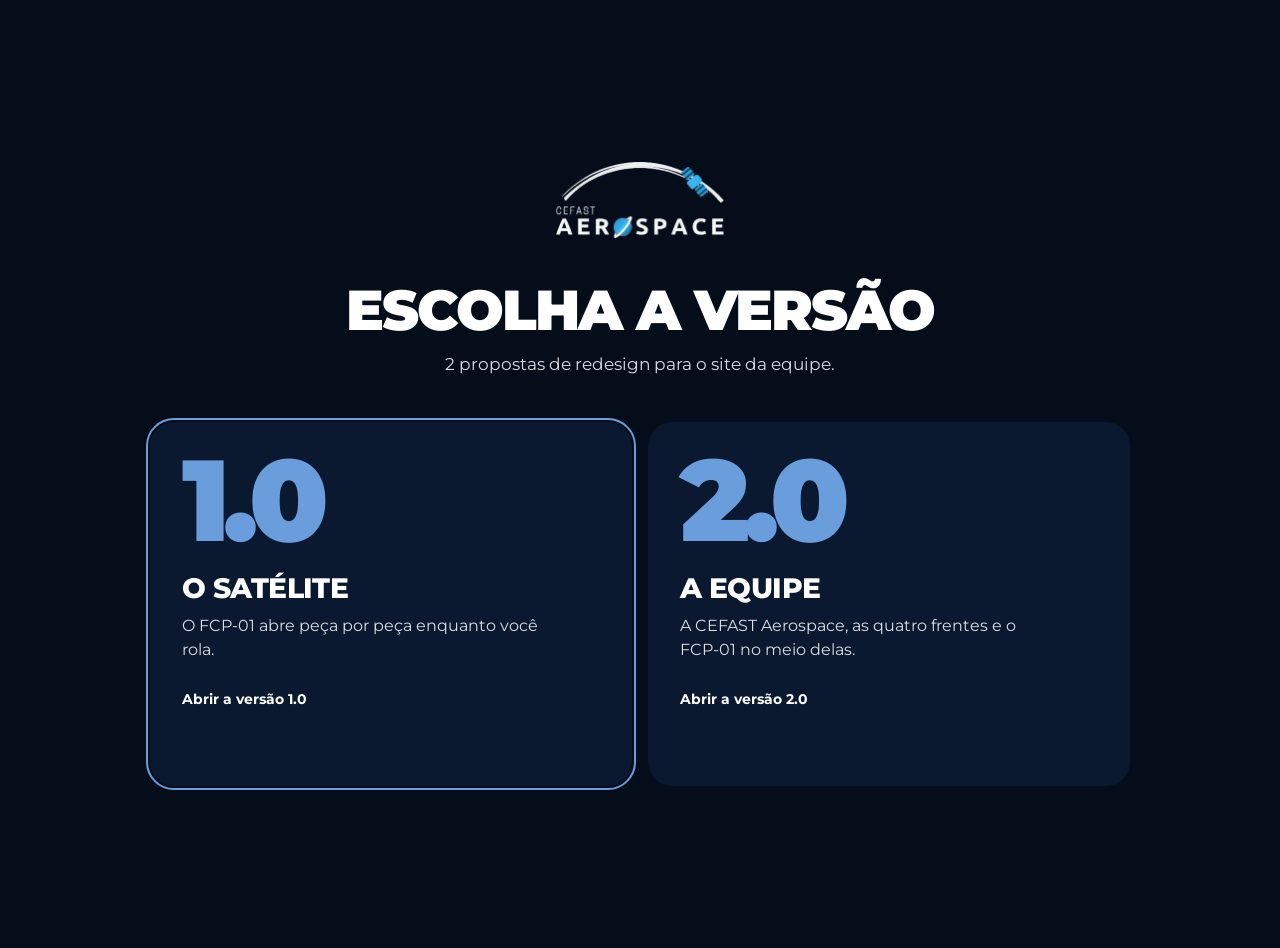
<file: index.html>
<!doctype html>
<html lang="pt-BR">
<head>
<meta charset="utf-8">
<meta name="viewport" content="width=device-width, initial-scale=1">
<title>CEFAST Aerospace · redesign do site</title>
<meta name="description" content="Propostas de redesign do site da CEFAST Aerospace, equipe estudantil de engenharia aeroespacial do CEFET MG.">
<meta name="theme-color" content="#050D1A">
<meta property="og:image" content="assets/og.jpg">
<link rel="icon" type="image/svg+xml" href="favicon.svg">
<style>
@font-face { font-family: "Montserrat"; src: url("fonts/montserrat-latin-wght-normal.woff2") format("woff2"); font-weight: 100 900; font-display: swap; }
html, body { margin: 0; background: #050d1a; color: #fff; font-family: "Montserrat", system-ui, sans-serif; }
.fallback { padding: 48px 16px; text-align: center; }
.fallback a { color: #699ddb; font-weight: 700; display: block; margin: 12px 0; }
</style>
<link rel="stylesheet" href="versao.css?v=3">
<script defer src="versao.js?v=3" data-raiz="./" data-pagina></script>
</head>
<body>
<noscript class="versao-fallback"><div class="fallback"><h1>CEFAST Aerospace · redesign</h1><a href="v1/">Versão 1.0 · O satélite</a><a href="v2/">Versão 2.0 · A equipe</a></div></noscript>
</body>
</html>
</file>
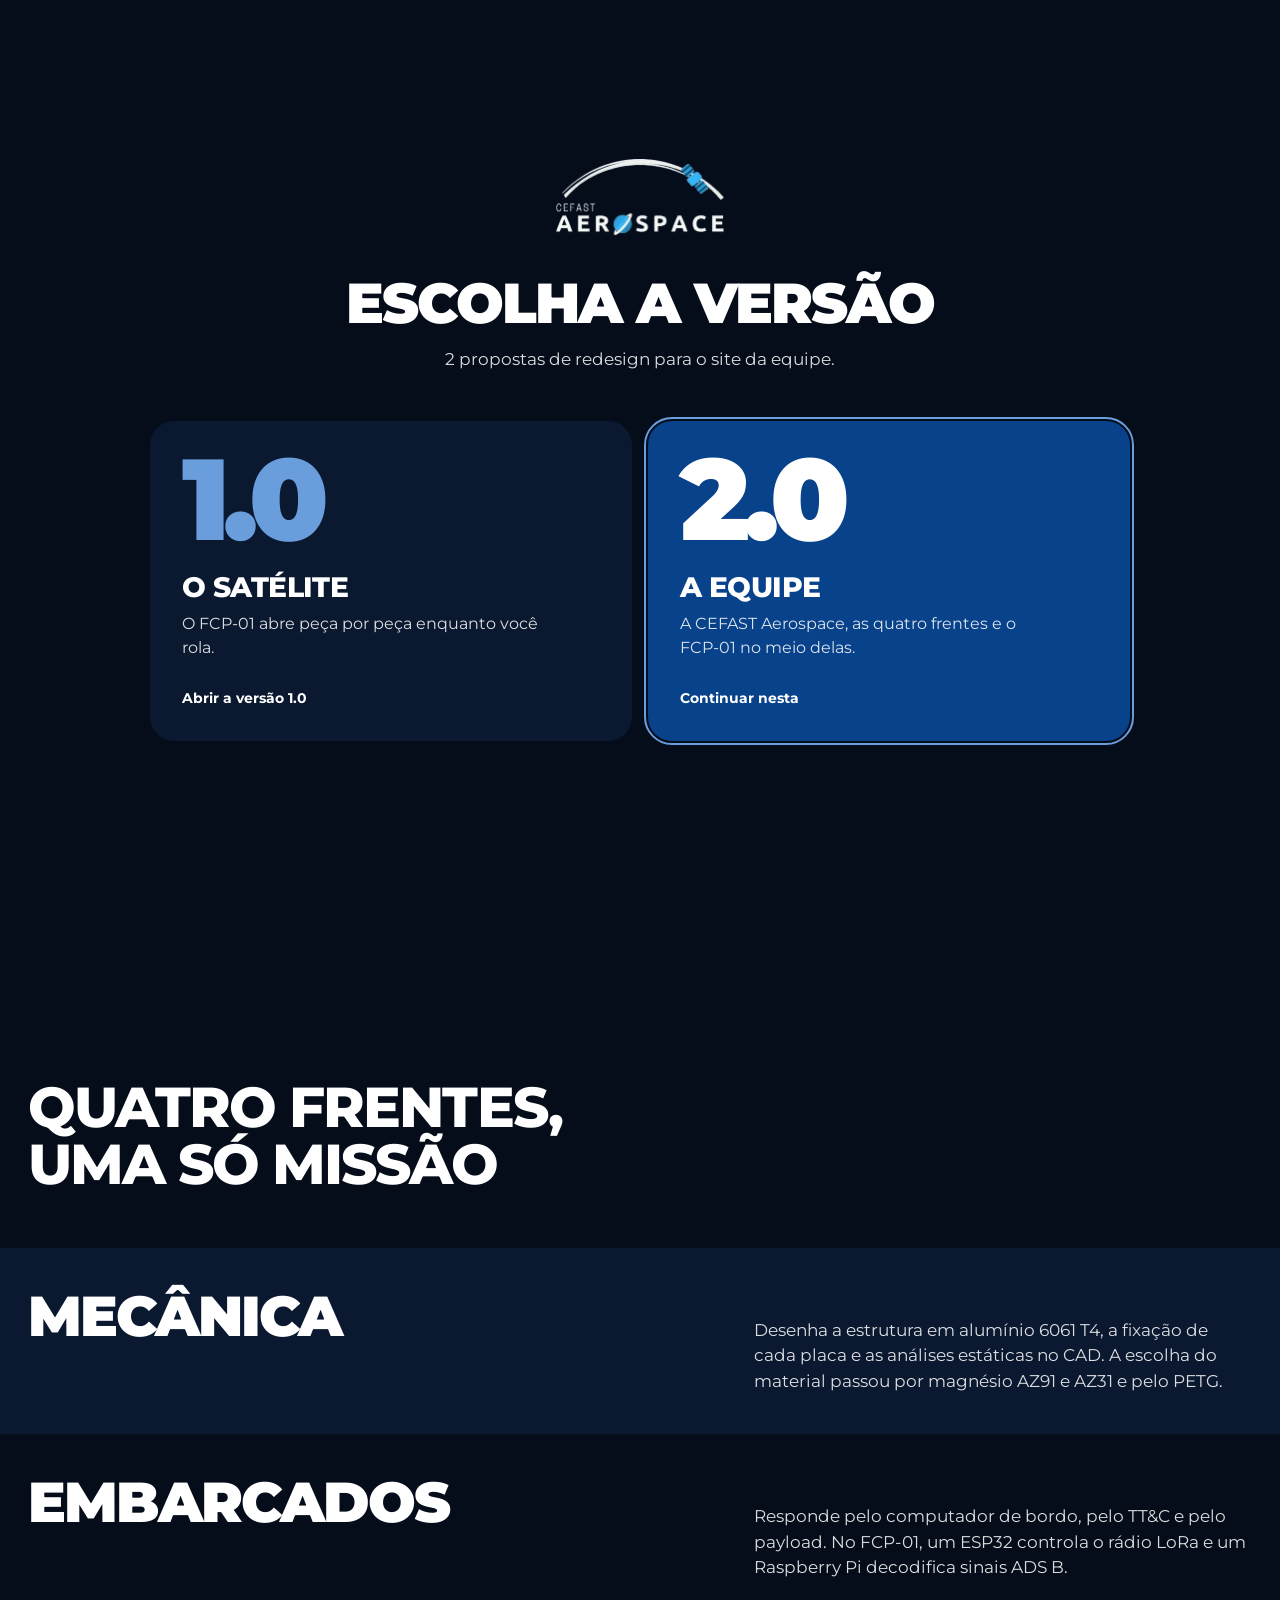
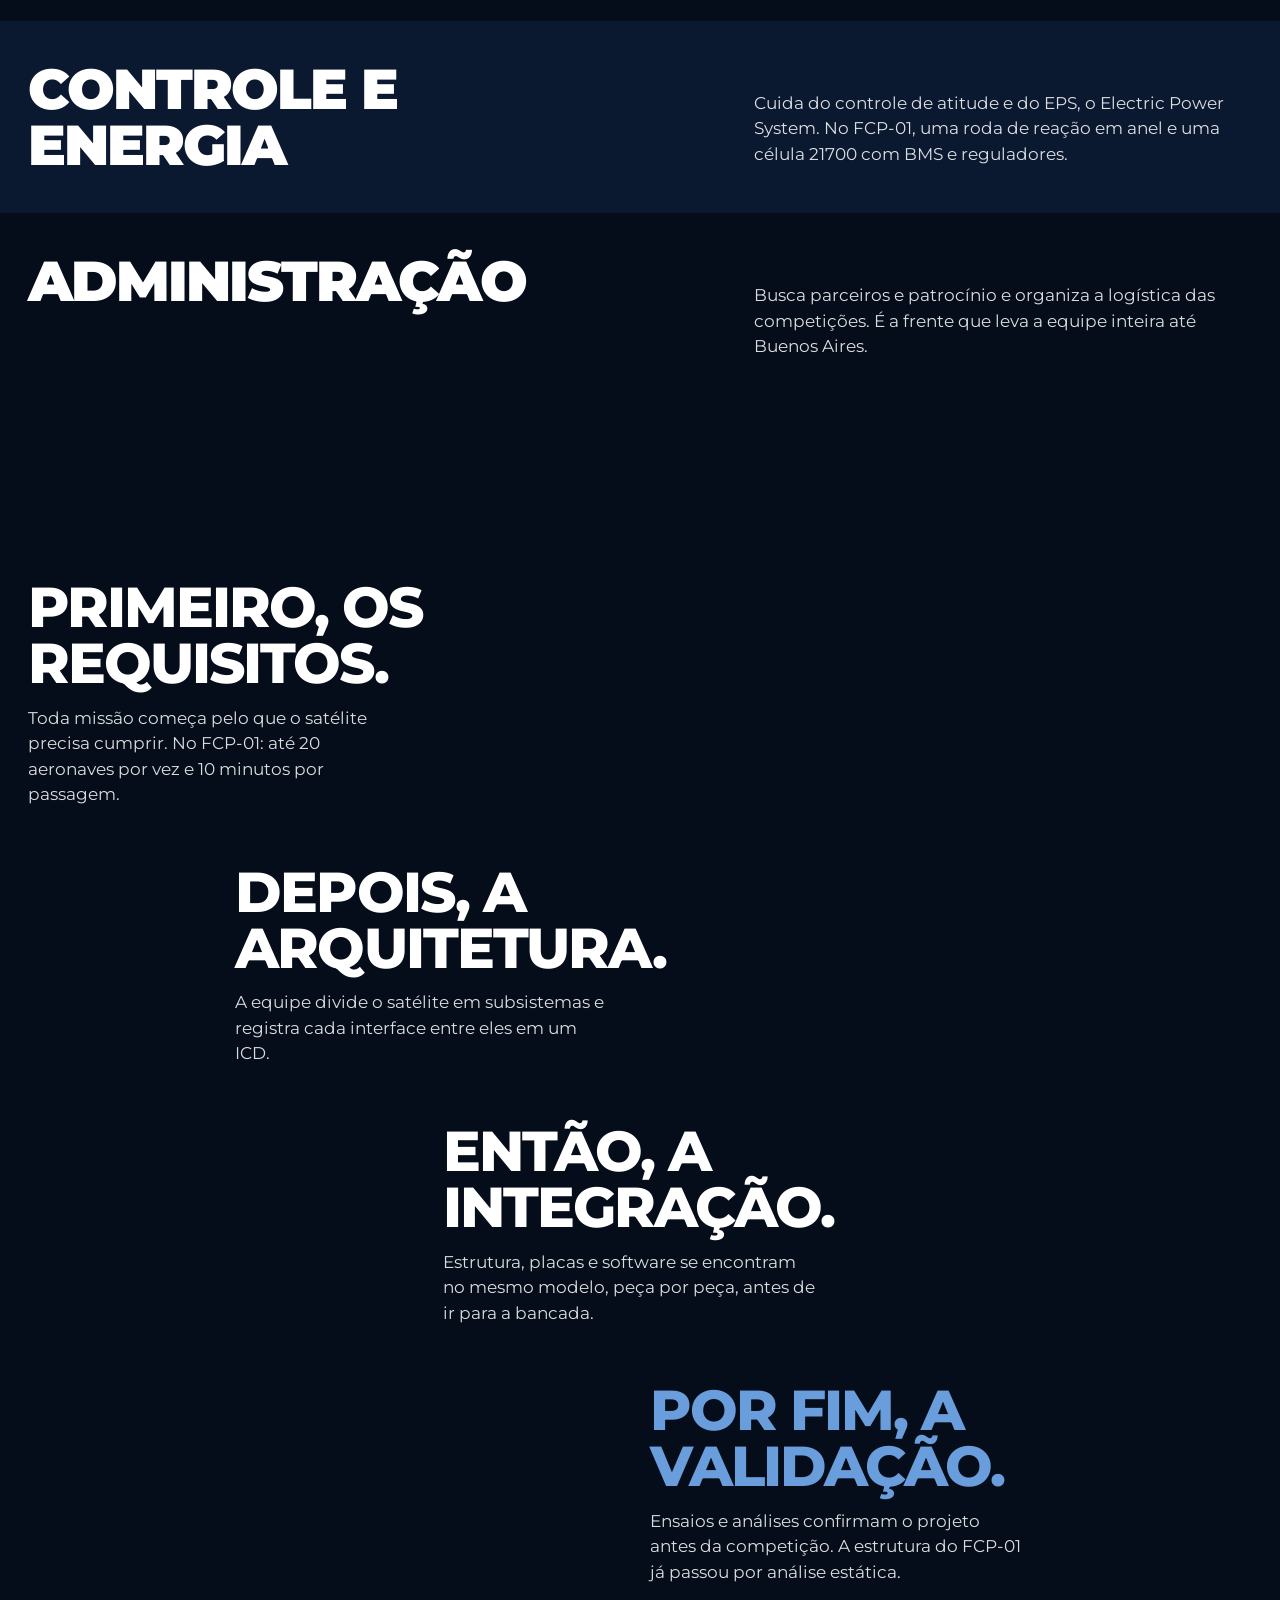
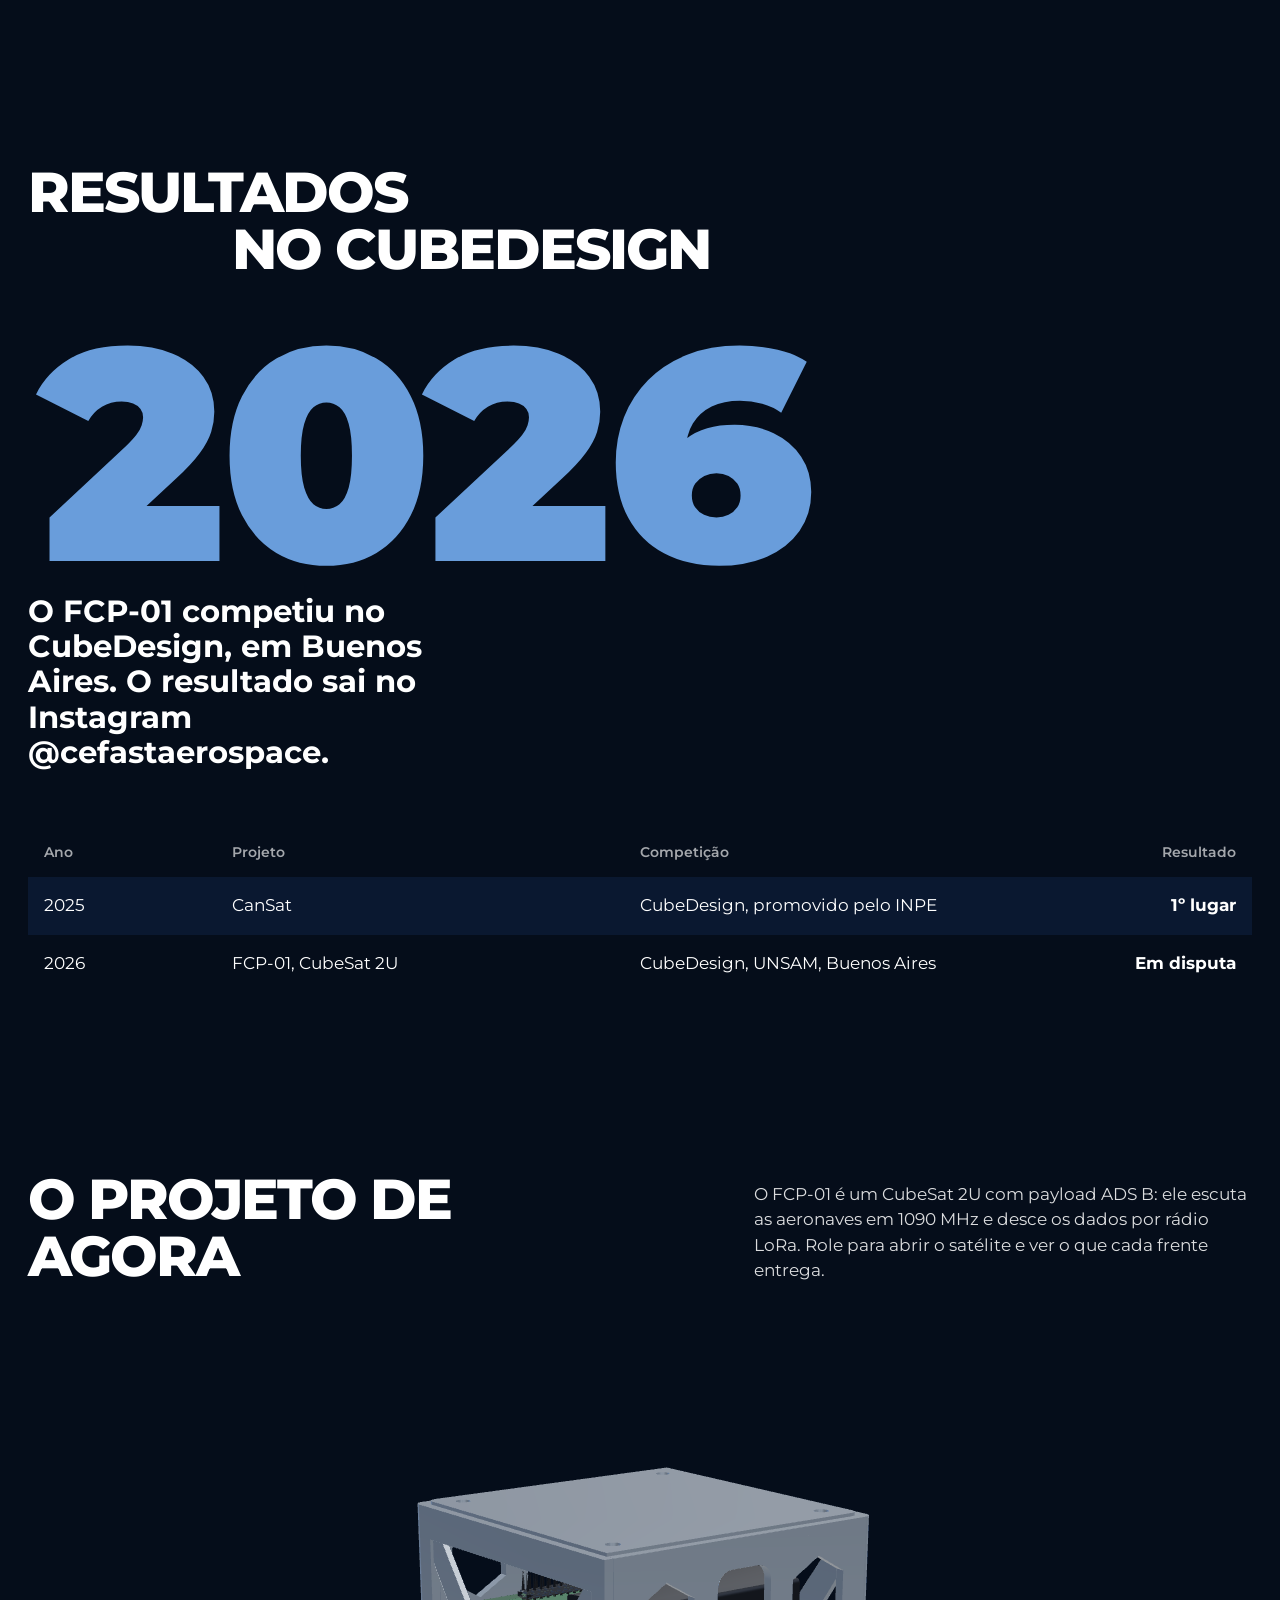
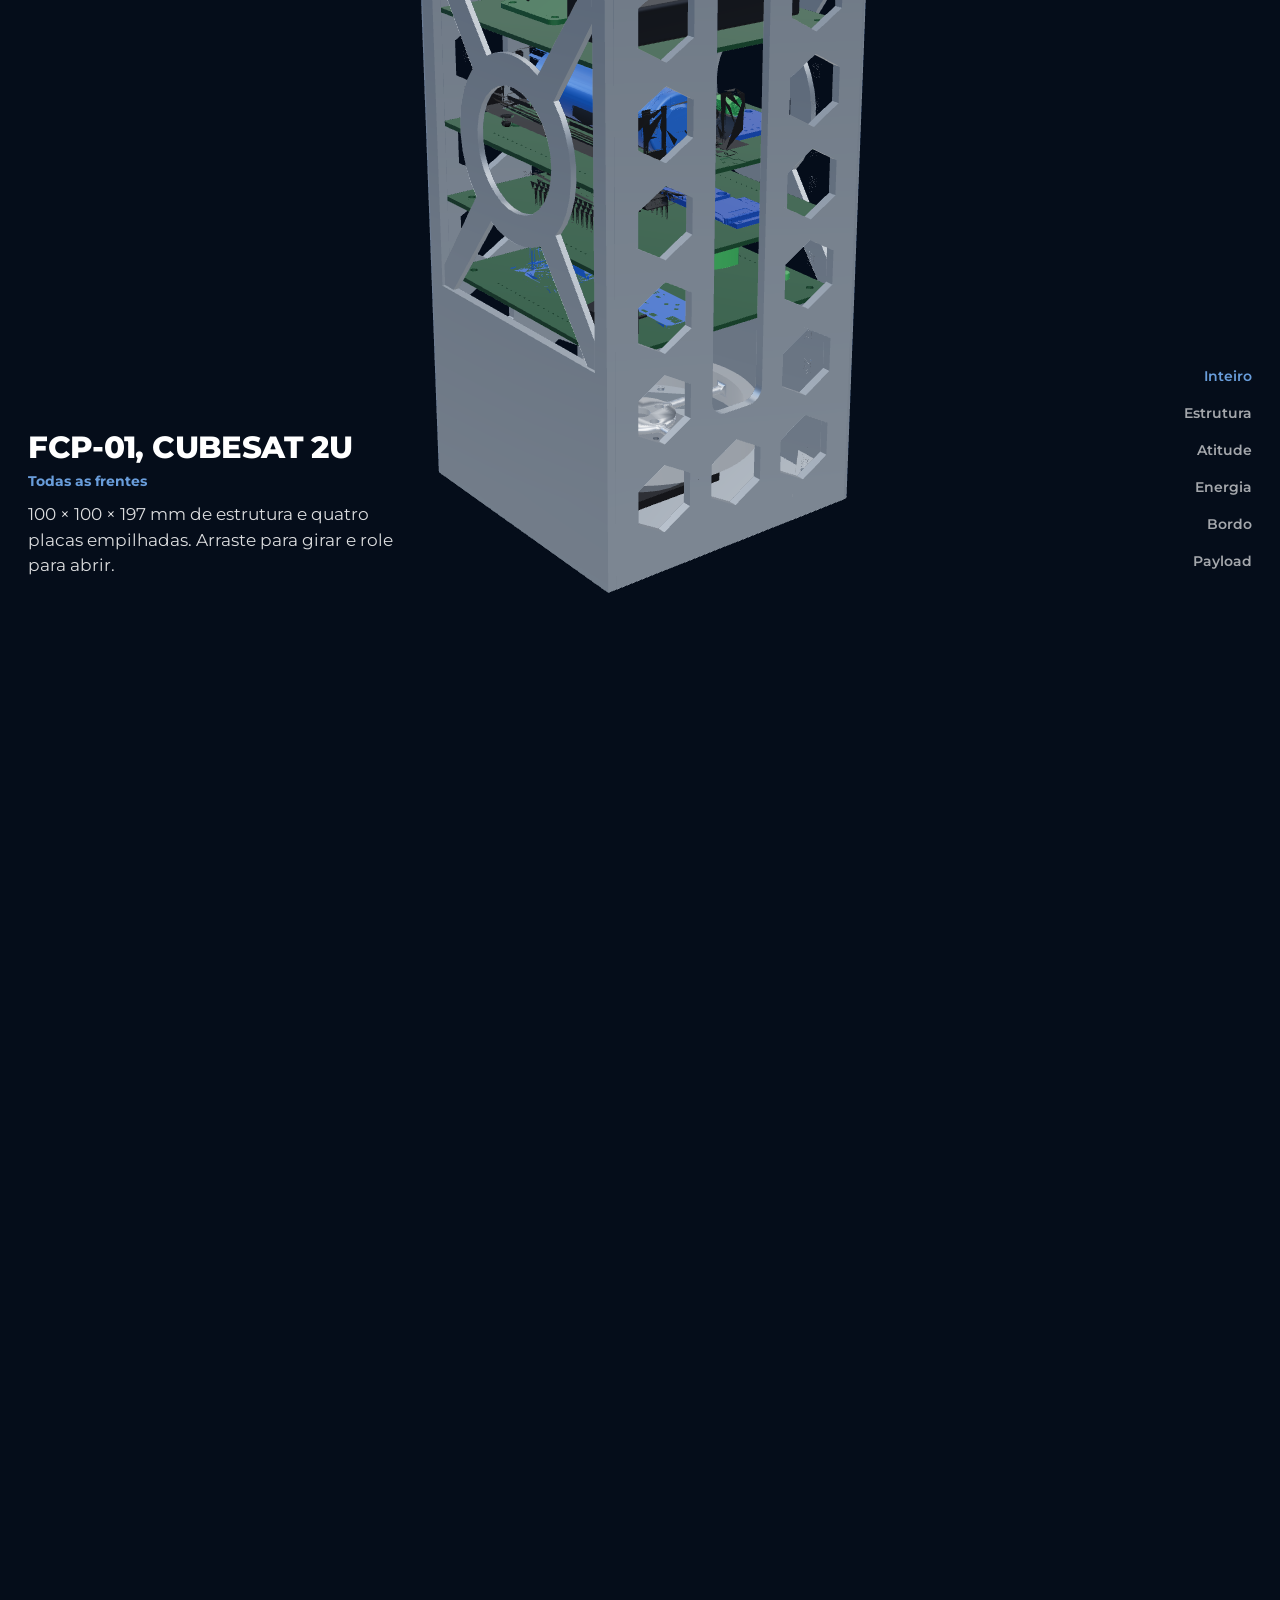
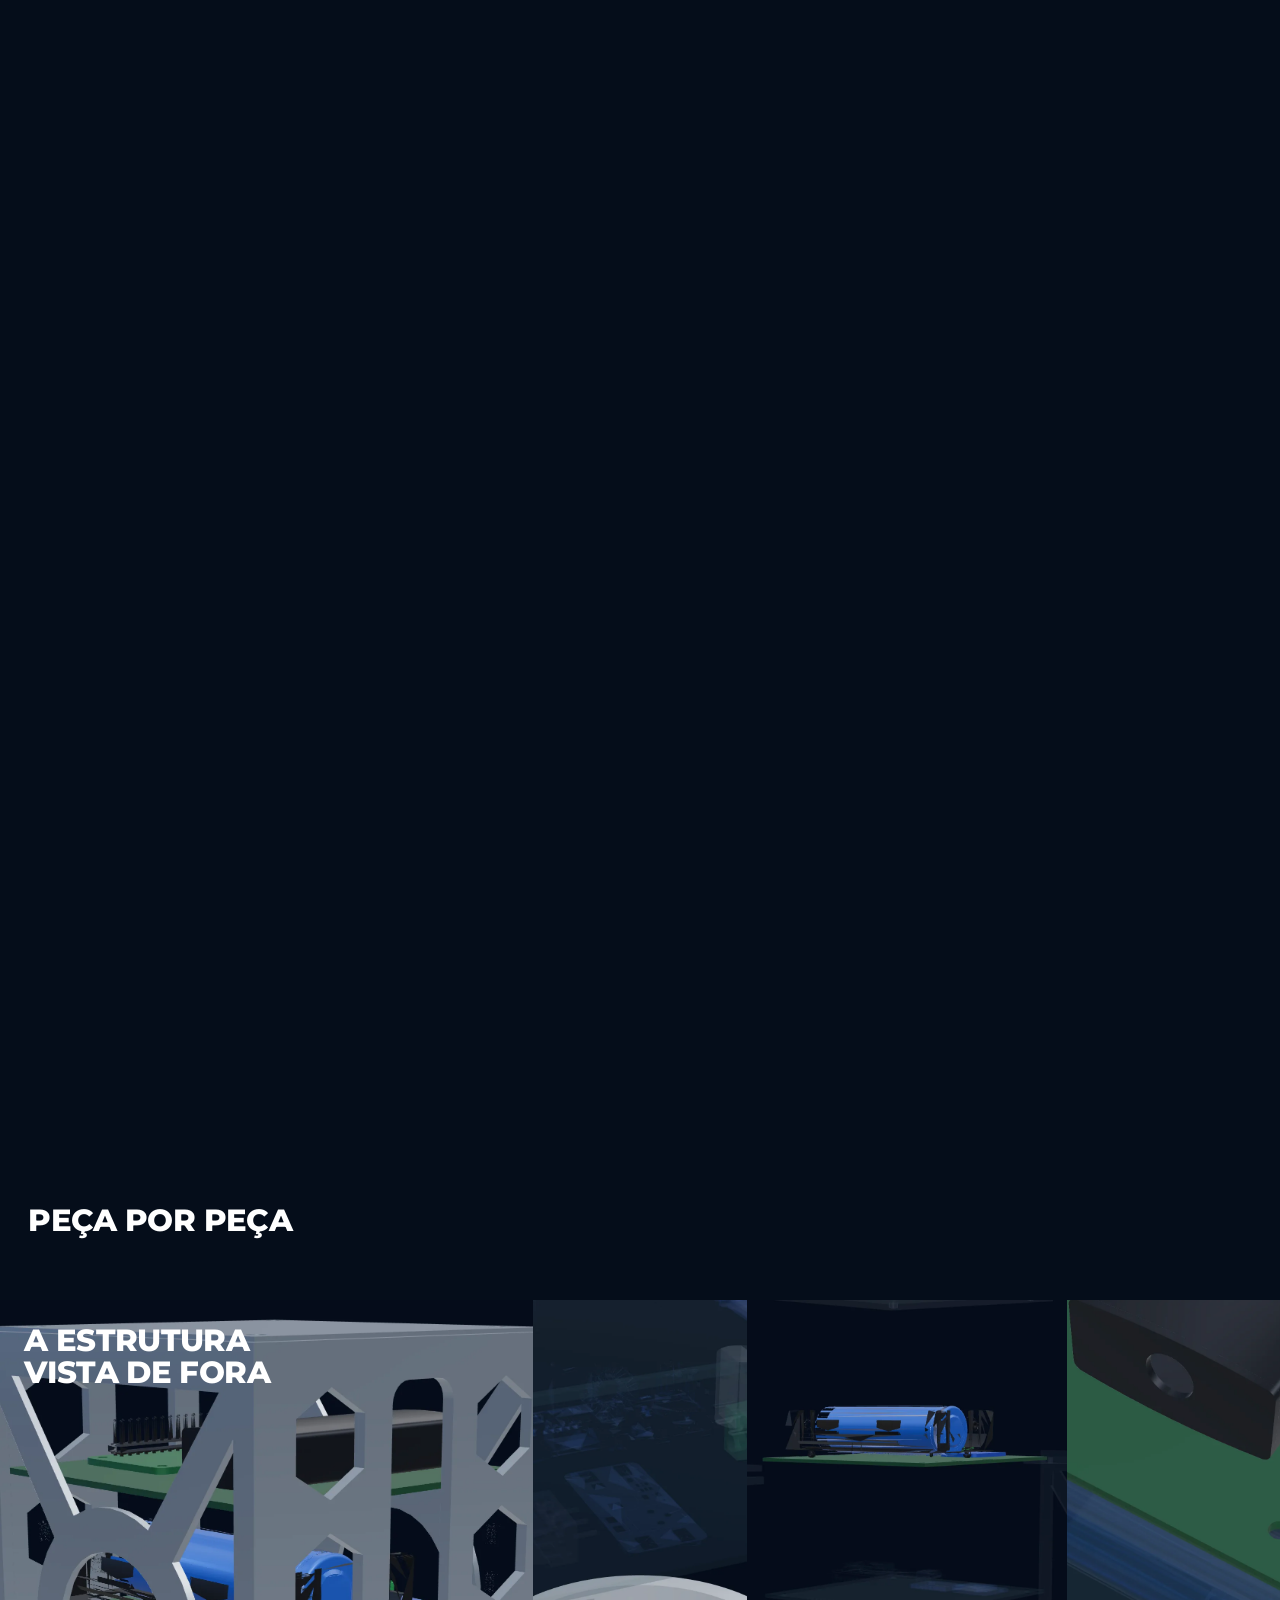
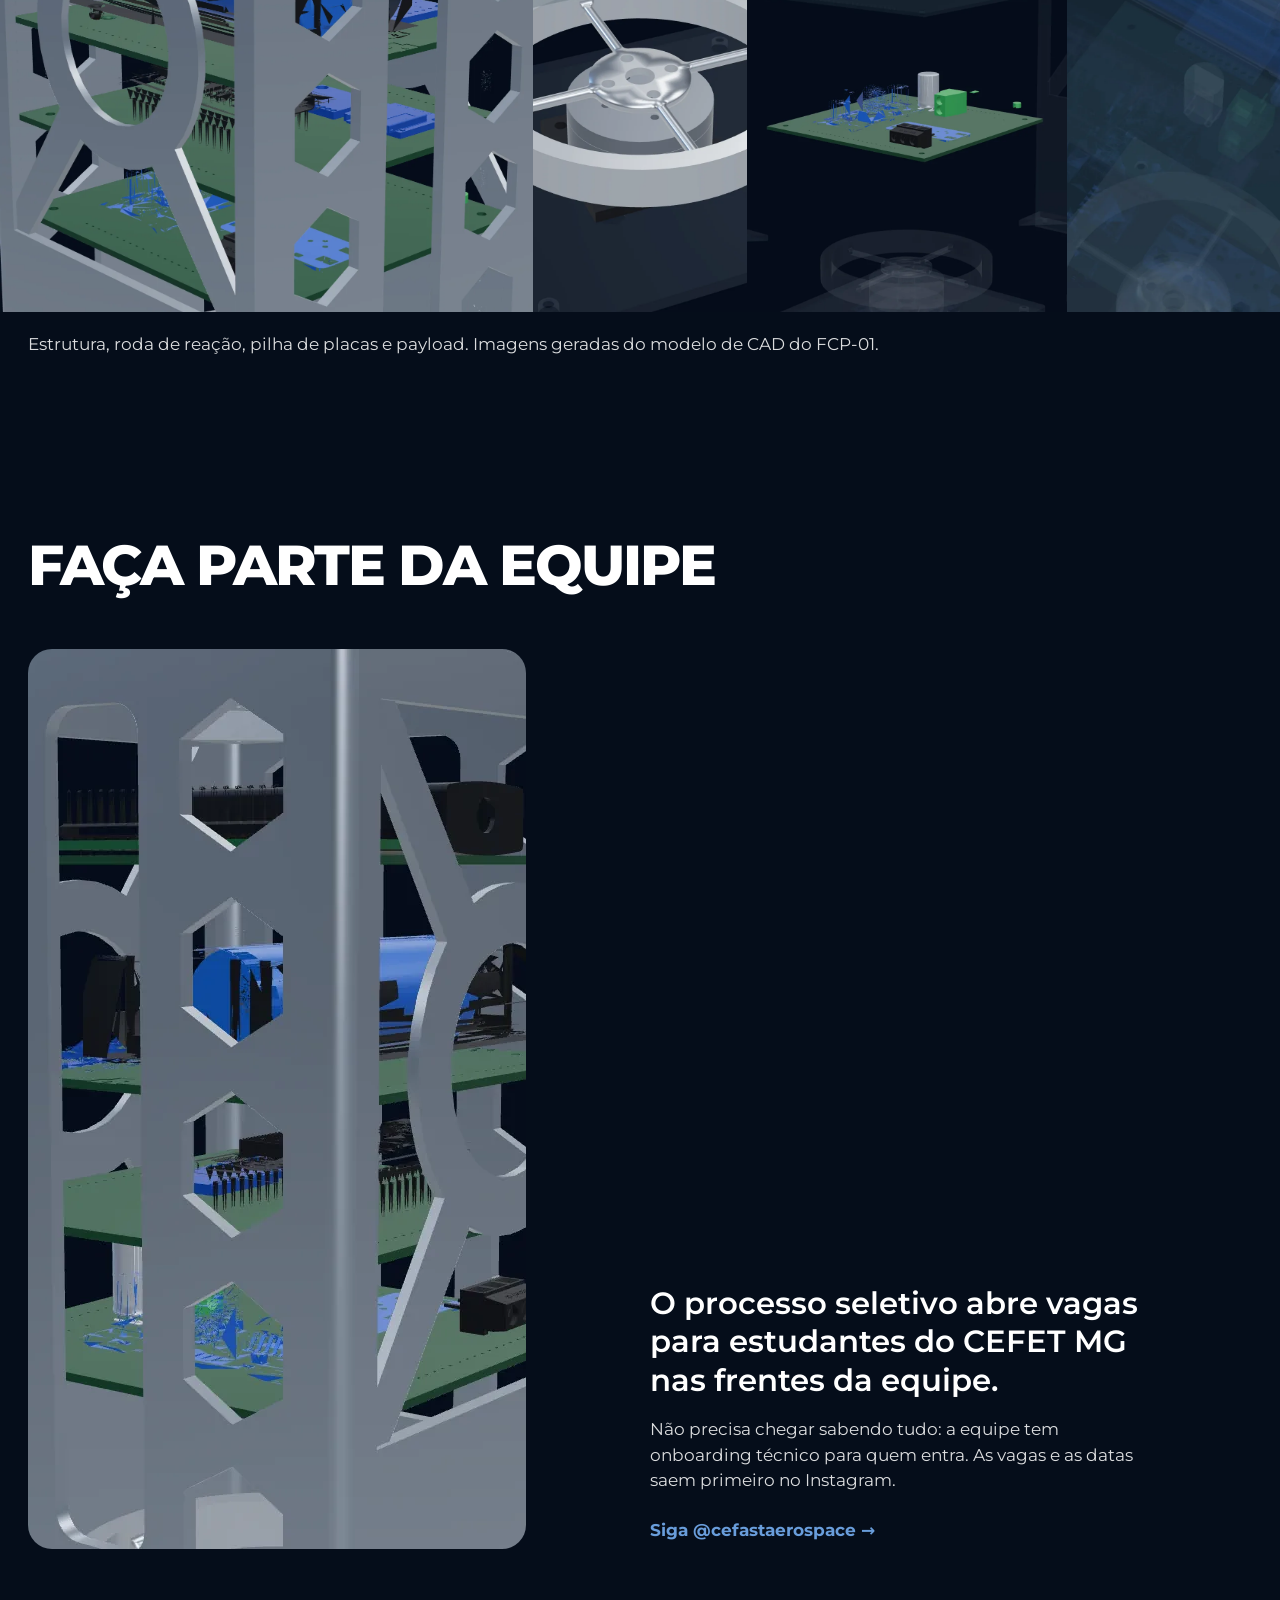
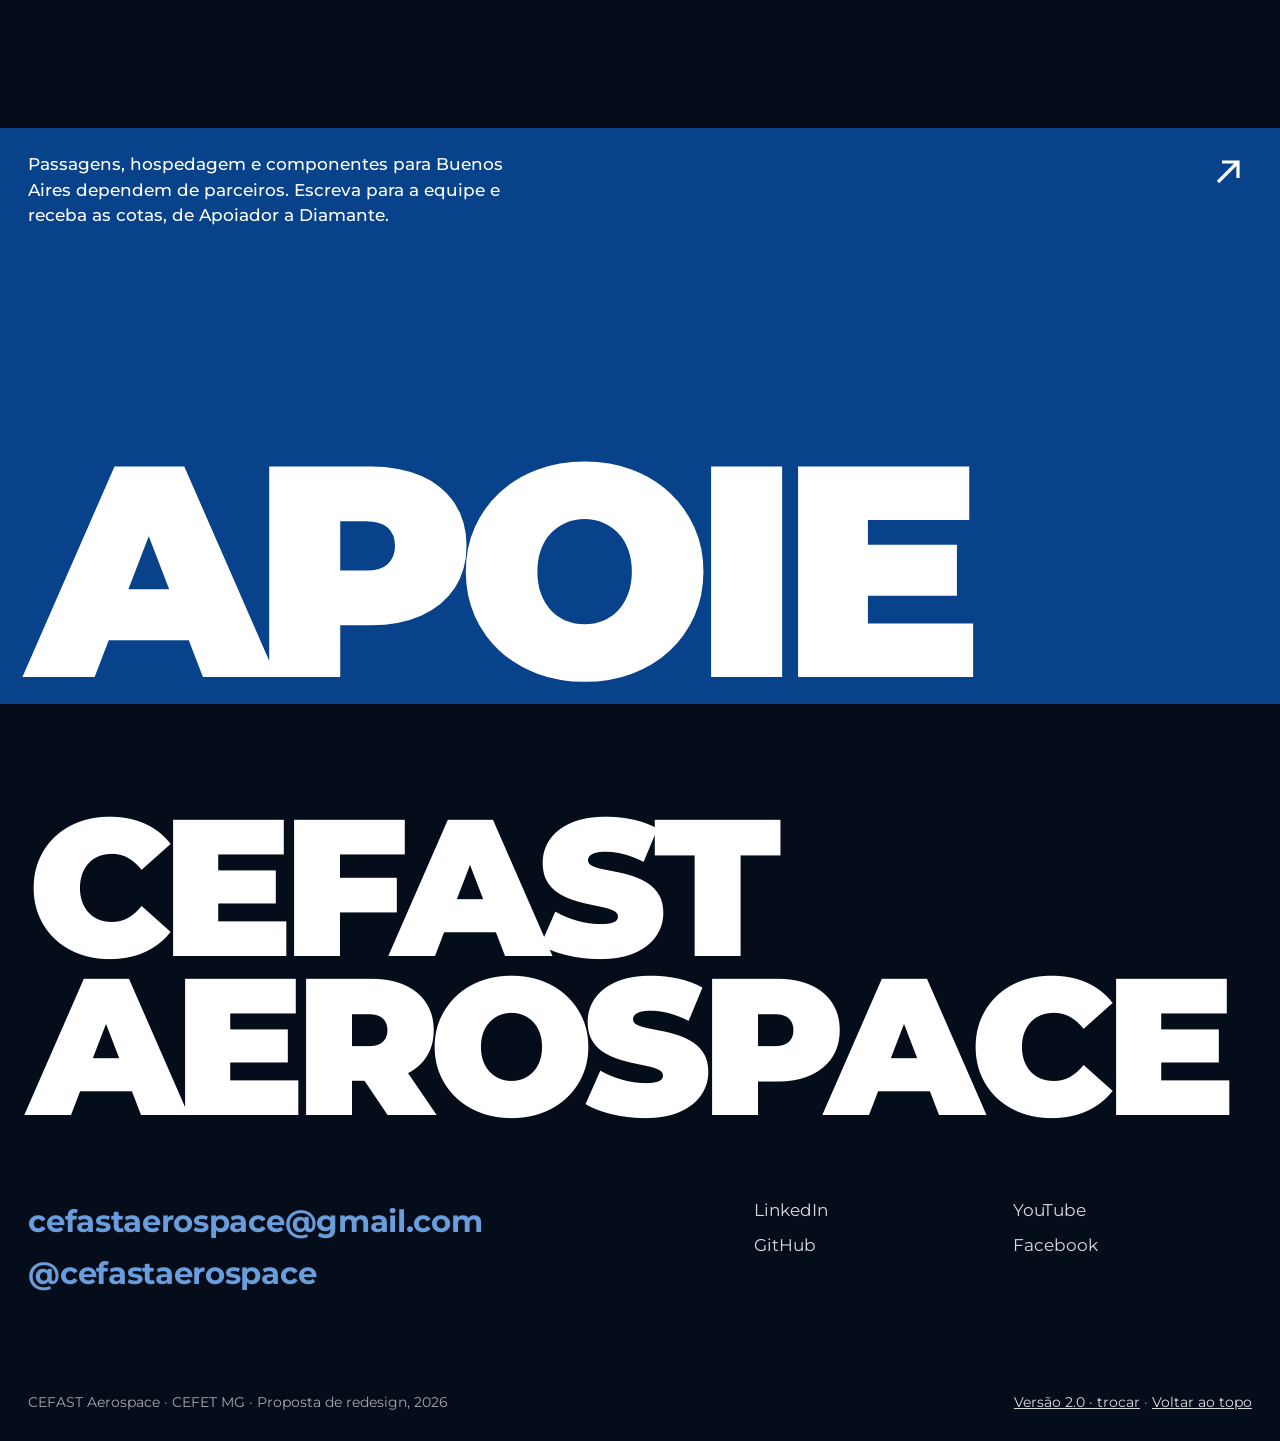
<file: v2/index.html>
<!doctype html>
<html lang="pt-BR">
<head>
<meta charset="utf-8">
<meta name="viewport" content="width=device-width, initial-scale=1">
<title>CEFAST Aerospace · versão 2.0</title>
<meta name="description" content="A CEFAST Aerospace é a equipe estudantil de engenharia aeroespacial do CEFET MG. Campeã CanSat do CubeDesign 2025, a equipe leva o CubeSat FCP-01 ao CubeDesign 2026, em Buenos Aires.">
<meta name="theme-color" content="#050D1A">
<meta property="og:title" content="CEFAST Aerospace">
<meta property="og:description" content="Equipe estudantil do CEFET MG que projeta, integra e valida pequenos satélites.">
<meta property="og:image" content="../assets/og.jpg">
<link rel="icon" type="image/svg+xml" href="../favicon.svg">
<link rel="preload" href="../fonts/montserrat-latin-wght-normal.woff2" as="font" type="font/woff2" crossorigin>
<link rel="stylesheet" href="css/site.css?v=2">
<link rel="stylesheet" href="../versao.css?v=3">
<script defer src="../versao.js?v=3" data-atual="2.0" data-raiz="../"></script>
<script>document.documentElement.classList.add('js')</script>
<script type="importmap">{"imports":{"three":"../vendor/three.module.min.js"}}</script>
</head>
<body>
<canvas id="stars" aria-hidden="true"></canvas>

<header class="bar">
  <a class="bar__brand" href="#topo" aria-label="CEFAST Aerospace, início"><img src="../assets/logo-cefast-aerospace.png" alt="CEFAST Aerospace" width="676" height="306"></a>
  <nav class="bar__nav" aria-label="Principal">
    <a href="#equipe">Equipe</a>
    <a href="#resultados">Resultados</a>
    <a href="#satelite">FCP-01</a>
    <a href="#faca-parte">Faça parte</a>
    <a href="#apoie">Apoie</a>
  </nav>
</header>

<main id="topo">
  <!-- Abertura: o nome da equipe, com o satélite que ela está construindo -->
  <section class="hero" aria-labelledby="hero-title">
    <div class="hero__top">
      <p class="hero__lead">Equipe estudantil do CEFET MG que projeta, integra e valida pequenos satélites.</p>
      <p class="hero__sub">Campeã CanSat do CubeDesign 2025. Em novembro de 2026 a equipe leva o CubeSat FCP-01 ao CubeDesign, em Buenos Aires.</p>
      <div class="hero__actions">
        <a class="button" href="#apoie">Apoie a equipe</a>
        <a class="hero__link" href="#equipe">Conheça as frentes</a>
      </div>
    </div>
    <div class="hero__stage">
      <canvas class="hero__canvas" aria-label="Modelo 3D do FCP-01, o CubeSat da equipe. Arraste para girar." role="img"></canvas>
      <img class="hero__poster" src="../assets/render-inteiro.webp" alt="O FCP-01 montado: estrutura de alumínio vazada com quatro placas empilhadas." width="1400" height="1750">
      <p class="hero__caption">FCP-01, o CubeSat 2U que a equipe está construindo. Arraste para girar.</p>
    </div>
    <h1 class="hero__title" id="hero-title"><span>CEFAST</span><span>Aerospace</span></h1>
  </section>


  <section class="fronts" id="equipe" aria-labelledby="fronts-title">
    <h2 class="fronts__title reveal" id="fronts-title">Quatro frentes, uma só missão</h2>
    <ul class="fronts__list">
      <li class="fronts__row reveal">
        <h3 class="fronts__name">Mecânica</h3>
        <p>Desenha a estrutura em alumínio 6061 T4, a fixação de cada placa e as análises estáticas no CAD. A escolha do material passou por magnésio AZ91 e AZ31 e pelo PETG.</p>
      </li>
      <li class="fronts__row reveal">
        <h3 class="fronts__name">Embarcados</h3>
        <p>Responde pelo computador de bordo, pelo TT&amp;C e pelo payload. No FCP-01, um ESP32 controla o rádio LoRa e um Raspberry Pi decodifica sinais ADS B.</p>
      </li>
      <li class="fronts__row reveal">
        <h3 class="fronts__name">Controle e Energia</h3>
        <p>Cuida do controle de atitude e do EPS, o Electric Power System. No FCP-01, uma roda de reação em anel e uma célula 21700 com BMS e reguladores.</p>
      </li>
      <li class="fronts__row reveal">
        <h3 class="fronts__name">Administração</h3>
        <p>Busca parceiros e patrocínio e organiza a logística das competições. É a frente que leva a equipe inteira até Buenos Aires.</p>
      </li>
    </ul>
  </section>

  <section class="steps" id="metodo" aria-label="Como a equipe trabalha">
    <div class="steps__item reveal" style="--c:1">
      <h2 class="steps__line">Primeiro, os requisitos.</h2>
      <p>Toda missão começa pelo que o satélite precisa cumprir. No FCP-01: até 20 aeronaves por vez e 10 minutos por passagem.</p>
    </div>
    <div class="steps__item reveal" style="--c:3">
      <h2 class="steps__line">Depois, a arquitetura.</h2>
      <p>A equipe divide o satélite em subsistemas e registra cada interface entre eles em um ICD.</p>
    </div>
    <div class="steps__item reveal" style="--c:5">
      <h2 class="steps__line">Então, a integração.</h2>
      <p>Estrutura, placas e software se encontram no mesmo modelo, peça por peça, antes de ir para a bancada.</p>
    </div>
    <div class="steps__item reveal" style="--c:7">
      <h2 class="steps__line steps__line--last">Por fim, a validação.</h2>
      <p>Ensaios e análises confirmam o projeto antes da competição. A estrutura do FCP-01 já passou por análise estática.</p>
    </div>
  </section>

  <section class="record" id="resultados" aria-labelledby="record-title">
    <h2 class="record__title reveal" id="record-title"><span>Resultados</span><span>no CubeDesign</span></h2>
    <p class="record__count reveal" data-countdown="2026-11-24T09:00:00-03:00" data-end="2026-11-27T23:59:00-03:00"><span class="record__days">39</span> <span class="record__unit">dias até o CubeDesign 2026, na UNSAM, em Buenos Aires.</span></p>
    <div class="record__wrap reveal">
      <table class="record__table">
        <caption class="sr">Resultados da CEFAST Aerospace no CubeDesign</caption>
        <thead><tr><th scope="col">Ano</th><th scope="col">Projeto</th><th scope="col">Competição</th><th scope="col">Resultado</th></tr></thead>
        <tbody>
          <tr><td>2025</td><td>CanSat</td><td>CubeDesign, promovido pelo INPE</td><td>1º lugar</td></tr>
          <tr><td>2026</td><td>FCP-01, CubeSat 2U</td><td>CubeDesign, UNSAM, Buenos Aires</td><td>Em disputa</td></tr>
        </tbody>
      </table>
    </div>
  </section>

  <section class="project" aria-labelledby="project-title">
    <h2 class="project__title reveal" id="project-title">O projeto de agora</h2>
    <p class="project__lead reveal">O FCP-01 é um CubeSat 2U com payload ADS B: ele escuta as aeronaves em 1090 MHz e desce os dados por rádio LoRa. Role para abrir o satélite e ver o que cada frente entrega.</p>
  </section>

  <!-- O satélite fica preso na tela e abre um subsistema por vez -->
  <section class="story" id="satelite" aria-label="O FCP-01 por subsistema">
    <div class="story__pin">
      <div class="story__stage">
        <canvas class="story__canvas" aria-label="Modelo 3D do FCP-01 aberto por subsistema. Arraste para girar." role="img"></canvas>
      </div>
      <div class="story__copy" aria-live="polite">
        <div class="chapter is-on" data-chapter="0">
          <h2>FCP-01, CubeSat 2U</h2>
          <p class="chapter__front">Todas as frentes</p>
          <p>100 × 100 × 197 mm de estrutura e quatro placas empilhadas. Arraste para girar e role para abrir.</p>
        </div>
        <div class="chapter" data-chapter="1">
          <h2>Estrutura</h2>
          <p class="chapter__front">Frente de Mecânica</p>
          <p>Dois perfis em L e duas tampas em alumínio 6061 T4, vazados para tirar massa sem perder rigidez.</p>
        </div>
        <div class="chapter" data-chapter="2">
          <h2>Controle de atitude</h2>
          <p class="chapter__front">Frente de Controle e Energia</p>
          <p>Um anel de 80 mm gira sobre o motor, na base da estrutura, e troca momento angular com o satélite para controlar a atitude.</p>
        </div>
        <div class="chapter" data-chapter="3">
          <h2>EPS, Electric Power System</h2>
          <p class="chapter__front">Frente de Controle e Energia</p>
          <p>Célula 21700 com BMS 2S, medição de corrente por INA219 e reguladores XL4015 e MT3608, em duas placas da pilha.</p>
        </div>
        <div class="chapter" data-chapter="4">
          <h2>Computador de bordo e TT&amp;C</h2>
          <p class="chapter__front">Frente de Embarcados</p>
          <p>Um ESP32 controla o rádio LoRa de telecomando e telemetria e lê a IMU. A antena sai por burn wire, um fio que queima para soltá-la.</p>
        </div>
        <div class="chapter" data-chapter="5">
          <h2>Payload ADS B</h2>
          <p class="chapter__front">Frente de Embarcados</p>
          <p>Antena de 3/4 de onda em 1090 MHz, RTL SDR e Raspberry Pi rodando dump1090. Sem aeronave à vista, o payload mede o ruído de fundo.</p>
        </div>
      </div>
      <div class="story__side">
        <ul class="story__steps" aria-label="Subsistemas">
          <li><button type="button" data-go="0" aria-current="true">Inteiro</button></li>
          <li><button type="button" data-go="1">Estrutura</button></li>
          <li><button type="button" data-go="2">Atitude</button></li>
          <li><button type="button" data-go="3">Energia</button></li>
          <li><button type="button" data-go="4">Bordo</button></li>
          <li><button type="button" data-go="5">Payload</button></li>
        </ul>
      </div>
    </div>
  </section>

  <section class="band" id="detalhes" aria-labelledby="band-title">
    <h2 class="band__title reveal" id="band-title">Peça por peça</h2>
    <div class="band__row reveal">
      <figure class="band__panel" style="--g:5">
        <img src="../assets/render-estrutura.webp" alt="Estrutura do FCP-01 vista de perto, com os recortes hexagonais e o anel em X na lateral." width="1400" height="1750" loading="lazy">
        <figcaption class="band__label">A estrutura<br>vista de fora</figcaption>
      </figure>
      <figure class="band__panel" style="--g:2">
        <img src="../assets/render-roda.webp" alt="Roda de reação em anel montada sobre o motor, com as placas acima em transparência." width="900" height="1750" loading="lazy">
      </figure>
      <figure class="band__panel" style="--g:3">
        <img src="../assets/render-placas.webp" alt="Pilha de placas afastada, com a célula 21700 e o BMS em destaque." width="1100" height="1750" loading="lazy">
      </figure>
      <figure class="band__panel" style="--g:2">
        <img src="../assets/render-payload.webp" alt="Placa do payload vista de cima, com o RTL SDR e o Raspberry Pi." width="900" height="1750" loading="lazy">
      </figure>
    </div>
    <p class="band__note reveal">Estrutura, roda de reação, pilha de placas e payload. Imagens geradas do modelo de CAD do FCP-01.</p>
  </section>

  <section class="join" id="faca-parte" aria-labelledby="join-title">
    <h2 class="join__title reveal" id="join-title">Faça parte da equipe</h2>
    <div class="join__body reveal">
      <img class="join__img" src="../assets/render-equipe.webp" alt="O FCP-01 montado, visto de perto: a estrutura vazada e as placas da equipe por dentro." width="900" height="900" loading="lazy">
      <div class="join__text">
        <p class="join__lead">O processo seletivo abre vagas para estudantes do CEFET MG nas frentes da equipe.</p>
        <p>Não precisa chegar sabendo tudo: a equipe tem onboarding técnico para quem entra. As vagas e as datas saem primeiro no Instagram.</p>
        <a class="join__link" href="https://www.instagram.com/cefastaerospace/" target="_blank" rel="noopener">Siga @cefastaerospace →</a>
      </div>
    </div>
  </section>

  <section class="cta" id="apoie" aria-label="Apoie a CEFAST Aerospace">
    <a class="cta__link" href="mailto:cefastaerospace@gmail.com?subject=Patroc%C3%ADnio%20da%20CEFAST%20Aerospace&amp;body=Ol%C3%A1%2C%20equipe%20CEFAST%20Aerospace.%20Quero%20conhecer%20as%20cotas%20de%20patroc%C3%ADnio.">
      <span class="cta__note">Passagens, hospedagem e componentes para Buenos Aires dependem de parceiros. Escreva para a equipe e receba as cotas, de Apoiador a Diamante.</span>
      <svg class="cta__arrow" viewBox="0 0 48 48" aria-hidden="true"><path d="M14 34 34 14M18 14h16v16" fill="none" stroke="currentColor" stroke-width="3.2"/></svg>
      <span class="cta__word">Apoie</span>
    </a>
  </section>
</main>

<footer class="foot">
  <p class="foot__name" aria-hidden="true"><span>CEFAST</span><span>AEROSPACE</span></p>
  <div class="foot__row">
    <ul class="foot__places">
      <li><a href="mailto:cefastaerospace@gmail.com">cefastaerospace@gmail.com</a></li>
      <li><a href="https://www.instagram.com/cefastaerospace/" target="_blank" rel="noopener">@cefastaerospace</a></li>
    </ul>
    <ul class="foot__links">
      <li><a href="https://www.linkedin.com/company/cefast-aerospace/" target="_blank" rel="noopener">LinkedIn</a></li>
      <li><a href="https://www.youtube.com/channel/UC_pCVSEK9eapoDFl8jVFm1w/playlists" target="_blank" rel="noopener">YouTube</a></li>
      <li><a href="https://github.com/CefastAerospace" target="_blank" rel="noopener">GitHub</a></li>
      <li><a href="https://www.facebook.com/cefastaerospace/" target="_blank" rel="noopener">Facebook</a></li>
    </ul>
  </div>
  <div class="foot__legal">
    <p>CEFAST Aerospace · CEFET MG · Proposta de redesign, 2026</p>
    <span><a href="#" data-abrir-versao>Versão 2.0 · trocar</a> · <a href="#topo">Voltar ao topo</a></span>
  </div>
</footer>

<script type="module" src="js/app.js"></script>
</body>
</html>
</file>
<file: versao.css>
/* Tela de escolha de versão */
html.versao-aberta { overflow: hidden; }
.versao {
  position: fixed; inset: 0; z-index: 100; background: #050d1a; color: #fff;
  display: grid; place-items: center; padding: 24px 16px; overflow-y: auto;
  font-family: "Montserrat", system-ui, sans-serif;
  opacity: 0; transition: opacity 320ms cubic-bezier(0.22, 1, 0.36, 1);
}
.versao.is-on { opacity: 1; }
.versao.is-saindo { opacity: 0; pointer-events: none; }
.versao__caixa { width: min(980px, 100%); text-align: center; }
.versao__logo { width: 168px; height: auto; margin: 0 auto 40px; }
.versao__titulo { margin: 0; font-size: clamp(32px, 4.4vw, 64px); font-weight: 900; line-height: 1; letter-spacing: -0.035em; text-transform: uppercase; }
.versao__nota { margin: 16px 0 48px; color: rgba(255, 255, 255, 0.86); font-size: 17px; }
.versao__opcoes { display: grid; grid-template-columns: 1fr 1fr; gap: 16px; text-align: left; }
.versao__opcao {
  display: grid; gap: 10px; align-content: start; padding: 32px; min-height: 300px; border-radius: 24px;
  background: #0a1830; color: #fff; text-decoration: none;
  transition: background-color 180ms ease, transform 140ms cubic-bezier(0.22, 1, 0.36, 1);
}
.versao__opcao:hover { background: #102445; }
.versao__opcao:active { transform: scale(0.98); }
.versao__opcao:focus-visible { outline: 2px solid #699ddb; outline-offset: 2px; }
.versao__opcao.is-atual { background: #07428a; }
.versao__opcao.is-atual:hover { background: #0a52a8; }
.versao__num { font-size: clamp(72px, 9vw, 128px); font-weight: 900; line-height: 0.8; letter-spacing: -0.06em; color: #699ddb; margin-bottom: 18px; }
.versao__opcao.is-atual .versao__num { color: #fff; }
.versao__nome { font-size: clamp(22px, 2.2vw, 30px); font-weight: 800; text-transform: uppercase; letter-spacing: -0.02em; line-height: 1.05; }
.versao__texto { font-size: 16px; line-height: 1.5; color: rgba(255, 255, 255, 0.86); max-width: 34ch; }
.versao__ir { margin-top: auto; padding-top: 18px; font-size: 14px; font-weight: 700; }
@media (max-width: 640px) {
  .versao { place-items: start center; }
  .versao__logo { width: 120px; margin-bottom: 24px; }
  .versao__nota { margin-bottom: 24px; }
  .versao__opcoes { grid-template-columns: 1fr; }
  .versao__opcao { min-height: 0; padding: 24px; }
  .versao__num { font-size: 64px; margin-bottom: 8px; }
}
@media (prefers-reduced-motion: reduce) { .versao { transition: none; } }
.versao--pagina { position: static; min-height: 100svh; }
</file>
<file: v2/css/site.css>
@font-face {
  font-family: "Montserrat";
  src: url("../../fonts/montserrat-latin-wght-normal.woff2") format("woff2");
  font-weight: 100 900; font-style: normal; font-display: swap;
  unicode-range: U+0000-00FF, U+0131, U+0152-0153, U+02BB-02BC, U+02C6, U+02DA, U+02DC, U+2000-206F, U+2074, U+20AC, U+2122, U+2191, U+2193, U+2212, U+2215, U+FEFF, U+FFFD;
}
@font-face {
  font-family: "Montserrat";
  src: url("../../fonts/montserrat-latin-ext-wght-normal.woff2") format("woff2");
  font-weight: 100 900; font-style: normal; font-display: swap;
  unicode-range: U+0100-02AF, U+0304, U+0308, U+0329, U+1E00-1E9F, U+1EF2-1EFF, U+2020, U+20A0-20AB, U+20AD-20C0, U+2113, U+2C60-2C7F, U+A720-A7FF;
}

:root {
  /* Marca CEFAST Aerospace */
  --ground: #050d1a;
  --ground-2: #0a1830;
  --blue: #07428a;
  --sky: #699ddb;
  --ink: #ffffff;
  --ink-soft: rgba(255, 255, 255, 0.86);
  --ink-quiet: rgba(255, 255, 255, 0.64);

  /* Cinco tamanhos fazem o trabalho */
  --t-mon: clamp(84px, 23.5vw, 440px);
  --t-d2: clamp(32px, 4.4vw, 72px);
  --t-h: clamp(24px, 2.4vw, 36px);
  --t-body: 17px;
  --t-small: 14px;

  --m: clamp(20px, 2.2vw, 32px);
  --gap-section: clamp(120px, 14vw, 220px);

  --ease-out: cubic-bezier(0.22, 1, 0.36, 1);
  --ease-in-out: cubic-bezier(0.76, 0, 0.24, 1);
  --t-press: 140ms;
  --t-hover: 180ms;
  --t-ui: 240ms;
  --t-reveal: 800ms;
}

*, *::before, *::after { box-sizing: border-box; }
html { -webkit-text-size-adjust: 100%; scroll-behavior: smooth; }
body {
  margin: 0; background: var(--ground); color: var(--ink);
  font-family: "Montserrat", system-ui, sans-serif; font-size: var(--t-body); line-height: 1.5;
  font-weight: 400; font-kerning: normal; -webkit-font-smoothing: antialiased; overflow-x: hidden;
}
img, svg, canvas { display: block; max-width: 100%; }
a { color: inherit; }
h1, h2, p, ul, figure { margin: 0; }
ul { padding: 0; list-style: none; }
button { font: inherit; color: inherit; }
::selection { background: var(--sky); color: var(--ground); }
:focus-visible { outline: 2px solid var(--sky); outline-offset: 2px; }
.sr { position: absolute; width: 1px; height: 1px; overflow: hidden; clip: rect(0 0 0 0); white-space: nowrap; }

#stars { position: fixed; inset: 0; width: 100vw; height: 100lvh; z-index: 0; pointer-events: none; }
main, .foot, .bar { position: relative; z-index: 1; }

/* Barra */
.bar {
  position: fixed; top: 0; left: 0; right: 0; z-index: 20;
  display: flex; align-items: center; justify-content: space-between;
  padding: 18px var(--m);
  transition: background-color var(--t-ui) ease, padding var(--t-ui) var(--ease-out);
}
.bar.is-solid { background: var(--ground); padding-top: 12px; padding-bottom: 12px; }
.bar__brand img { width: 132px; height: auto; }
.bar__nav { display: flex; gap: clamp(16px, 2.4vw, 36px); font-size: var(--t-small); font-weight: 600; }
.bar__nav a { text-decoration: none; color: var(--ink-soft); padding: 8px 0; transition: color var(--t-hover) ease; }
.bar__nav a:hover { color: var(--ink); }
.bar__nav a:last-child { color: var(--sky); }

/* História presa: o satélite abre por capítulos */
.story { position: relative; height: 520svh; }
.story__pin { position: sticky; top: 0; height: 100svh; overflow: hidden; }
.story__title {
  position: absolute; left: 0; right: 0; top: clamp(68px, 9vh, 120px); z-index: 2;
  text-align: center; font-weight: 900; font-size: var(--t-mon); line-height: 0.8;
  letter-spacing: -0.055em; text-transform: uppercase; color: var(--ink); white-space: nowrap;
  pointer-events: none; opacity: var(--title-o, 1); transform: translateY(var(--title-y, 0px));
}
.story__stage { position: absolute; inset: 0; z-index: 1; }
.story__canvas { width: 100%; height: 100%; cursor: grab; touch-action: pan-y; }
.story__canvas.is-dragging { cursor: grabbing; }
.story__poster { position: absolute; left: 50%; top: 52%; width: min(46vh, 44vw); height: auto; transform: translate(-50%, -42%); pointer-events: none; transition: opacity 600ms var(--ease-out); }
.is-live .story__poster { opacity: 0; }

.story__copy { position: absolute; left: var(--m); bottom: clamp(28px, 5vh, 48px); width: min(440px, 36vw); z-index: 3; min-height: 210px; }
.chapter { position: absolute; left: 0; bottom: 0; width: 100%; }
.chapter h2 { font-size: var(--t-h); font-weight: 800; line-height: 1.05; letter-spacing: -0.02em; text-transform: uppercase; margin-bottom: 14px; text-wrap: balance; }
.chapter p { color: var(--ink-soft); max-width: 36ch; }
.chapter .chapter__front { color: var(--sky); font-size: var(--t-small); font-weight: 700; margin: -6px 0 10px; }
.js .chapter { opacity: 0; visibility: hidden; transform: translateY(18px); transition: opacity 420ms var(--ease-out), transform 420ms var(--ease-out), visibility 0s linear 420ms; pointer-events: none; }
.js .chapter.is-on { opacity: 1; visibility: visible; transform: none; pointer-events: auto; transition-delay: 0s; }
html:not(.js) .chapter:not(:first-child) { display: none; }

.story__side { position: absolute; right: var(--m); bottom: clamp(28px, 5vh, 48px); z-index: 3; display: flex; flex-direction: column; align-items: flex-end; gap: 28px; }
.story__steps { display: flex; flex-direction: column; align-items: flex-end; gap: 2px; }
.story__steps button {
  background: none; border: 0; padding: 7px 0; cursor: pointer; font-size: var(--t-small); font-weight: 600;
  color: var(--ink-quiet); transition: color var(--t-hover) ease, transform var(--t-press) var(--ease-out);
}
.story__steps button:hover { color: var(--ink); }
.story__steps button:active { transform: scale(0.97); }
.story__steps button[aria-current="true"] { color: var(--sky); }

.button {
  display: inline-flex; align-items: center; justify-content: center; min-height: 52px; padding: 0 28px;
  border-radius: 999px; background: var(--blue); color: var(--ink); text-decoration: none;
  font-weight: 700; font-size: var(--t-small); letter-spacing: 0.02em;
  transition: background-color var(--t-hover) ease, transform var(--t-press) var(--ease-out);
}
.button:hover { background: #0a52a8; }
.button:active { transform: scale(0.98); background: #063a7a; }

/* Abertura: o nome da equipe e o satélite */
.hero { position: relative; height: 100svh; min-height: 640px; display: grid; grid-template-columns: repeat(12, minmax(0, 1fr)); grid-template-rows: auto minmax(0, 1fr) auto; column-gap: 20px; padding: 112px var(--m) clamp(20px, 3vh, 36px); overflow: hidden; }
.hero__top { grid-column: 1 / span 4; grid-row: 1 / span 2; align-self: start; display: grid; gap: clamp(14px, 2.6vh, 28px); padding-top: 2vh; z-index: 2; }
@media (max-height: 760px) and (min-width: 761px) { .hero { padding-top: 92px; } .hero__lead { font-size: clamp(22px, 2vw, 30px); } }
.hero__lead { font-size: var(--t-h); font-weight: 600; line-height: 1.25; letter-spacing: -0.01em; max-width: 26ch; }
.hero__sub { color: var(--ink-soft); max-width: 36ch; }
.hero__actions { display: flex; align-items: center; gap: 24px; flex-wrap: wrap; }
.hero__link { font-size: var(--t-small); font-weight: 700; color: var(--ink-soft); text-underline-offset: 4px; transition: color var(--t-hover) ease; }
.hero__link:hover { color: var(--ink); }
.hero__stage { grid-column: 6 / span 7; grid-row: 1 / span 2; position: relative; min-height: 0; margin-top: -40px; z-index: 1; }
.hero__canvas { position: absolute; inset: 0; width: 100%; height: 100%; cursor: grab; touch-action: pan-y; }
.hero__canvas.is-dragging { cursor: grabbing; }
.hero__poster { position: absolute; left: 50%; top: 50%; height: 92%; width: auto; transform: translate(-50%, -50%); pointer-events: none; transition: opacity 600ms var(--ease-out); }
.hero-live .hero__poster { opacity: 0; }
.hero__caption { position: absolute; right: 0; bottom: 8px; font-size: var(--t-small); color: var(--ink-quiet); max-width: 28ch; text-align: right; }
.hero__title { grid-column: 1 / -1; grid-row: 3; display: grid; margin-top: 16px; font-weight: 900; font-size: clamp(56px, min(15.2vw, 23svh), 300px); line-height: 0.8; letter-spacing: -0.055em; text-transform: uppercase; z-index: 2; }
.js .hero__title span { display: block; transform: translateY(40%); opacity: 0; transition: transform 1000ms var(--ease-out), opacity 700ms var(--ease-out); }
.js .hero__title span:nth-child(2) { transition-delay: 90ms; }
.js .hero.is-in .hero__title span { transform: none; opacity: 1; }
.js .hero__top { opacity: 0; transform: translateY(16px); transition: opacity 700ms var(--ease-out) 260ms, transform 700ms var(--ease-out) 260ms; }
.js .hero.is-in .hero__top { opacity: 1; transform: none; }

/* Frentes */
.fronts { padding: var(--gap-section) 0; }
.fronts__title { margin: 0 var(--m) 56px; font-size: var(--t-d2); font-weight: 800; line-height: 1; letter-spacing: -0.035em; text-transform: uppercase; max-width: 14ch; }
.fronts__row { display: grid; grid-template-columns: repeat(12, minmax(0, 1fr)); column-gap: 20px; align-items: baseline; padding: 40px var(--m); }
.fronts__row:nth-child(odd) { background: var(--ground-2); }
.fronts__name { grid-column: 1 / span 6; margin: 0; font-size: var(--t-d2); font-weight: 900; line-height: 1; letter-spacing: -0.035em; text-transform: uppercase; }
.fronts__row:hover .fronts__name { color: var(--sky); }
.fronts__name { transition: color var(--t-hover) ease; }
.fronts__row p { grid-column: 8 / span 5; color: var(--ink-soft); max-width: 46ch; }

/* O projeto de agora */
.project { display: grid; grid-template-columns: repeat(12, minmax(0, 1fr)); column-gap: 20px; padding: 0 var(--m) 40px; }
.project__title { grid-column: 1 / span 6; font-size: var(--t-d2); font-weight: 800; line-height: 1; letter-spacing: -0.035em; text-transform: uppercase; }
.project__lead { grid-column: 8 / span 5; color: var(--ink-soft); align-self: end; max-width: 46ch; }

/* Faça parte */
.join { display: grid; grid-template-columns: repeat(12, minmax(0, 1fr)); column-gap: 20px; padding: 0 var(--m) var(--gap-section); }
.join__title { grid-column: 1 / span 7; font-size: var(--t-d2); font-weight: 800; line-height: 1; letter-spacing: -0.035em; text-transform: uppercase; margin-bottom: 56px; }
.join__body { grid-column: 1 / -1; display: grid; grid-template-columns: repeat(12, minmax(0, 1fr)); column-gap: 20px; align-items: end; }
.join__img { grid-column: 1 / span 5; width: 100%; aspect-ratio: 1; object-fit: cover; border-radius: 24px; }
.join__text { grid-column: 7 / span 5; display: grid; gap: 18px; }
.join__lead { font-size: var(--t-h); font-weight: 600; line-height: 1.25; }
.join__text p:not(.join__lead) { color: var(--ink-soft); max-width: 46ch; }
.join__link { justify-self: start; font-weight: 700; color: var(--sky); text-decoration: none; padding: 6px 0; transition: color var(--t-hover) ease, transform var(--t-press) var(--ease-out); }
.join__link:hover { color: var(--ink); transform: translateX(3px); }

/* Introdução: coluna estreita e campo vazio */
.intro { padding: 72px 0 var(--gap-section); }
.intro__col { margin-left: 15vw; width: 340px; max-width: calc(100vw - 2 * var(--m)); display: grid; gap: 1.5em; }
.intro__col p { color: var(--ink-soft); }
.intro__col .intro__lead { color: var(--ink); font-weight: 500; }
.intro__col a { color: var(--sky); text-underline-offset: 4px; transition: color var(--t-hover) ease; }
.intro__col a:hover { color: var(--ink); }

/* Faixa de painéis desiguais */
.band { padding-bottom: var(--gap-section); }
.band__title { margin-left: var(--m); font-size: var(--t-h); font-weight: 800; letter-spacing: -0.02em; text-transform: uppercase; line-height: 1.05; margin-bottom: 64px; }
.band__row { display: flex; height: 68svh; min-height: 420px; background: var(--ground-2); }
.band__panel { position: relative; flex: var(--g) 1 0; min-width: 0; overflow: hidden; transition: flex-grow 500ms var(--ease-in-out); }
.band__panel img { width: 100%; height: 100%; object-fit: cover; transition: transform 900ms var(--ease-out); }
.band__panel:hover img { transform: scale(1.04); }
@media (hover: hover) { .band__panel:hover { flex-grow: 6; } }
.band__label { position: absolute; top: 24px; left: 24px; font-size: var(--t-h); font-weight: 800; line-height: 1.05; text-transform: uppercase; letter-spacing: -0.02em; }
.band__note { margin: 20px var(--m) 0; color: var(--ink-soft); }

/* Escada: o caminho do dado */
.steps {
  display: grid; grid-template-columns: repeat(12, minmax(0, 1fr)); column-gap: 20px; row-gap: 56px;
  padding: 0 var(--m) var(--gap-section);
}
.steps__item { grid-column: var(--c) / span 6; }
.steps__line { font-size: var(--t-d2); font-weight: 800; line-height: 1; letter-spacing: -0.035em; text-transform: uppercase; }
.steps__line--last { color: var(--sky); }
.steps__item p { margin-top: 14px; max-width: 34ch; color: var(--ink-soft); }

/* Resultados como tabela */
.record { padding: 0 var(--m) var(--gap-section); }
.record__title { font-size: var(--t-d2); font-weight: 800; line-height: 1; letter-spacing: -0.035em; text-transform: uppercase; display: grid; margin-bottom: 56px; }
.record__title span:last-child { padding-left: calc(2 * (100vw - 2 * var(--m)) / 12); }
.record__table { width: 100%; border-collapse: collapse; font-size: var(--t-body); }
.record__table th { text-align: left; font-weight: 600; color: var(--ink-quiet); padding: 0 16px 14px 0; font-size: var(--t-small); }
.record__table td { padding: 16px 16px 16px 0; vertical-align: top; }
.record__table td:first-child, .record__table th:first-child { width: 16.66%; padding-left: 16px; }
.record__table td:nth-child(2), .record__table th:nth-child(2) { width: 33.33%; }
.record__table td:last-child, .record__table th:last-child { text-align: right; }
.record__table tbody tr:nth-child(odd) { background: var(--ground-2); }
.record__table td:last-child { font-weight: 700; }
.record__count { margin: 0 0 72px; display: flex; align-items: baseline; gap: 20px; flex-wrap: wrap; }
.record__days { font-size: var(--t-mon); font-weight: 900; line-height: 0.8; letter-spacing: -0.06em; color: var(--sky); font-variant-numeric: tabular-nums; }
.record__unit { font-size: var(--t-h); font-weight: 700; line-height: 1.15; max-width: 22ch; text-transform: none; }

/* Equipe: imagem como capitular */
.team { display: grid; grid-template-columns: repeat(12, minmax(0, 1fr)); column-gap: 20px; padding: 0 var(--m) var(--gap-section); }
.team__facts { grid-column: 1 / span 2; font-size: var(--t-small); font-weight: 600; color: var(--ink-soft); display: grid; gap: 10px; align-content: start; padding-top: 8px; }
.team__facts a { color: var(--sky); text-decoration: none; }
.team__facts a:hover { text-decoration: underline; }
.team__text { grid-column: 3 / span 8; }
.team__lead, .team__more { font-size: var(--t-h); line-height: 1.22; color: var(--ink-soft); }
.team__lead strong { color: var(--ink); font-weight: 700; }
.team__more { margin-top: 1.4em; font-size: var(--t-body); line-height: 1.55; color: var(--ink-soft); max-width: 60ch; }
.team__more + .team__more { margin-top: 0.9em; }
.team__cap { float: left; width: 3.66em; height: 3.66em; margin: 0.18em 0.5em 0 0; object-fit: cover; }

/* Chamada: a palavra é o botão */
.cta { padding: 0; }
.cta__link {
  position: relative; display: block; min-height: 64svh; background: var(--blue); color: var(--ink); text-decoration: none;
  overflow: hidden; transition: background-color var(--t-ui) ease, color var(--t-ui) ease;
}
.cta__link:hover, .cta__link:focus-visible { background: var(--ink); color: var(--blue); }
.cta__link:active .cta__word { transform: scale(0.99); }
.cta__note { position: absolute; top: 24px; left: var(--m); max-width: 46ch; font-size: var(--t-body); font-weight: 500; }
.cta__arrow { position: absolute; top: 20px; right: var(--m); width: 48px; height: 48px; transition: transform var(--t-ui) var(--ease-out); }
.cta__link:hover .cta__arrow { transform: translate(4px, -4px); }
.cta__word {
  position: absolute; left: var(--m); right: var(--m); bottom: 24px; display: block;
  font-size: var(--t-mon); font-weight: 900; line-height: 0.74; letter-spacing: -0.06em; text-transform: uppercase;
  transition: transform var(--t-press) var(--ease-out);
}

/* Rodapé */
.foot { padding: clamp(64px, 8vw, 120px) var(--m) 28px; overflow: hidden; }
.foot__name { display: grid; font-weight: 900; font-size: clamp(56px, 15.2vw, 300px); line-height: 0.82; letter-spacing: -0.055em; color: var(--ink); text-transform: uppercase; }
.foot__row { display: grid; grid-template-columns: repeat(12, minmax(0, 1fr)); column-gap: 20px; margin-top: 72px; }
.foot__places { grid-column: 1 / span 6; display: grid; gap: 6px; }
.foot__places a { font-size: var(--t-h); font-weight: 700; color: var(--sky); text-decoration: none; letter-spacing: -0.01em; transition: color var(--t-hover) ease; overflow-wrap: anywhere; }
.foot__places a:hover { color: var(--ink); }
.foot__links { grid-column: 8 / span 5; display: grid; grid-template-columns: repeat(2, minmax(0, 1fr)); gap: 10px 20px; align-content: start; }
.foot__links a { text-decoration: none; color: var(--ink-soft); transition: color var(--t-hover) ease; }
.foot__links a:hover { color: var(--ink); text-decoration: underline; }
.foot__legal { display: flex; justify-content: space-between; gap: 20px; margin-top: 96px; font-size: var(--t-small); color: var(--ink-quiet); }
.foot__legal a { color: var(--ink-soft); }

/* Entradas por seção */
.js .reveal { opacity: 0; transform: translateY(24px); transition: opacity var(--t-reveal) var(--ease-out), transform var(--t-reveal) var(--ease-out); transition-delay: var(--d, 0ms); }
.js .reveal.is-in { opacity: 1; transform: none; }
.js .band__row.reveal img { transform: scale(1.08); transition: transform 1400ms var(--ease-out); }
.js .band__row.reveal.is-in img { transform: none; }
.js .band__row.reveal.is-in .band__panel:hover img { transform: scale(1.04); }
.js .record__table tbody tr { opacity: 0; transform: translateY(14px); transition: opacity 600ms var(--ease-out), transform 600ms var(--ease-out); }
.js .record__wrap.is-in tbody tr { opacity: 1; transform: none; }
.js .record__wrap.is-in tbody tr:nth-child(2) { transition-delay: 90ms; }

/* Celular */
@media (max-width: 760px) {
  :root { --t-mon: 24vw; --t-d2: 8.4vw; --t-h: 22px; --t-body: 16px; }
  .bar { padding: 14px 16px; }
  .bar__brand img { width: 104px; }
  .bar__nav { gap: 14px; font-size: 14px; }
  .bar__nav a:nth-child(2), .bar__nav a:nth-child(3), .bar__nav a:nth-child(4) { display: none; }
  .story { height: 620svh; }
  .story__title { top: 64px; }
  .story__poster { width: 64vw; top: 48%; }
  .story__copy { left: 16px; right: 16px; width: auto; bottom: 156px; min-height: 0; }
  .chapter h2 { margin-bottom: 8px; }
  .chapter p { font-size: 16px; line-height: 1.45; }
  .story__side { left: 16px; right: 16px; bottom: 16px; flex-direction: column; align-items: stretch; gap: 10px; }
  .story__steps { flex-direction: row; flex-wrap: wrap; gap: 0 16px; }
  .story__steps button { white-space: nowrap; padding: 6px 0; }
  .story__side .button { min-height: 48px; }
  .hero { display: flex; flex-direction: column; padding: 84px 16px 20px; height: auto; min-height: 100svh; }
  .hero__sub { font-size: 16px; }
  .hero__top { padding-top: 0; gap: 18px; }
  .hero__lead { font-size: 20px; }
  .hero__stage { min-height: 46svh; margin-top: 8px; flex: 1; }
  .hero__caption { display: none; }
  .hero__title { font-size: 14.4vw; margin-top: 12px; }
  .fronts__title { margin: 0 16px 32px; }
  .fronts__row { display: block; padding: 28px 16px; }
  .fronts__row p { margin-top: 10px; font-size: 16px; }
  .project, .join { display: block; padding-left: 16px; padding-right: 16px; }
  .project__lead { margin-top: 16px; font-size: 16px; }
  .join { padding-bottom: 120px; }
  .join__title { margin-bottom: 28px; }
  .join__body { display: flex; flex-direction: column-reverse; gap: 28px; align-items: stretch; }
  .join__lead { font-size: 22px; }
  .intro { padding: 72px 0 96px; }
  .intro__col { margin-left: 16px; width: 78%; }
  .band__title { margin-left: 16px; margin-bottom: 32px; }
  .band__row { flex-wrap: wrap; height: 84svh; }
  .band__panel:nth-child(1) { flex: 0 0 64%; height: 50%; }
  .band__panel:nth-child(2) { flex: 0 0 36%; height: 50%; }
  .band__panel:nth-child(3) { flex: 0 0 36%; height: 50%; }
  .band__panel:nth-child(4) { flex: 0 0 64%; height: 50%; }
  .band__label { font-size: 22px; top: 16px; left: 16px; }
  .steps { display: block; padding: 0 16px 120px; }
  .steps__item { margin-left: calc((var(--c) - 1) / 2 * 6vw); margin-bottom: 40px; }
  .steps__item p { font-size: 16px; }
  .record { padding: 0 16px 120px; }
  .record__title { margin-bottom: 40px; }
  .record__title span:last-child { padding-left: 8vw; }
  .record__table thead { display: none; }
  .record__table, .record__table tbody, .record__table tr, .record__table td { display: block; width: auto !important; }
  .record__table tr { padding: 14px 16px; }
  .record__table td { padding: 0 !important; text-align: left !important; }
  .record__table td:first-child { font-size: 22px; font-weight: 800; margin-bottom: 6px; }
  .record__table td:nth-child(3) { color: var(--ink-soft); }
  .record__count { margin-top: 48px; }
  .team { display: flex; flex-direction: column-reverse; gap: 32px; padding: 0 16px 120px; }
  .team__facts { display: flex; gap: 16px; flex-wrap: wrap; font-size: 14px; }
  .team__lead { font-size: 22px; line-height: 1.25; }
  .team__more { font-size: 16px; }
  .team__cap { width: 110px; height: 110px; }
  .cta__link { min-height: 46svh; }
  .cta__note { font-size: 16px; right: 64px; }
  .cta__arrow { width: 32px; height: 32px; }
  .cta__word { bottom: 18px; }
  .foot__name { font-size: 14vw; }
  .foot__row { display: block; margin-top: 48px; }
  .foot__places a { font-size: 22px; }
  .foot__links { margin-top: 32px; }
  .foot__legal { margin-top: 64px; flex-wrap: wrap; }
}

@media (prefers-reduced-motion: reduce) {
  html { scroll-behavior: auto; }
  .js .reveal, .js .chapter, .js .record__table tbody tr { transition: opacity 200ms linear; transform: none !important; }
  .js .band__row.reveal { clip-path: none; }
  .band__panel, .band__panel img { transition: none; }
}
</file>
